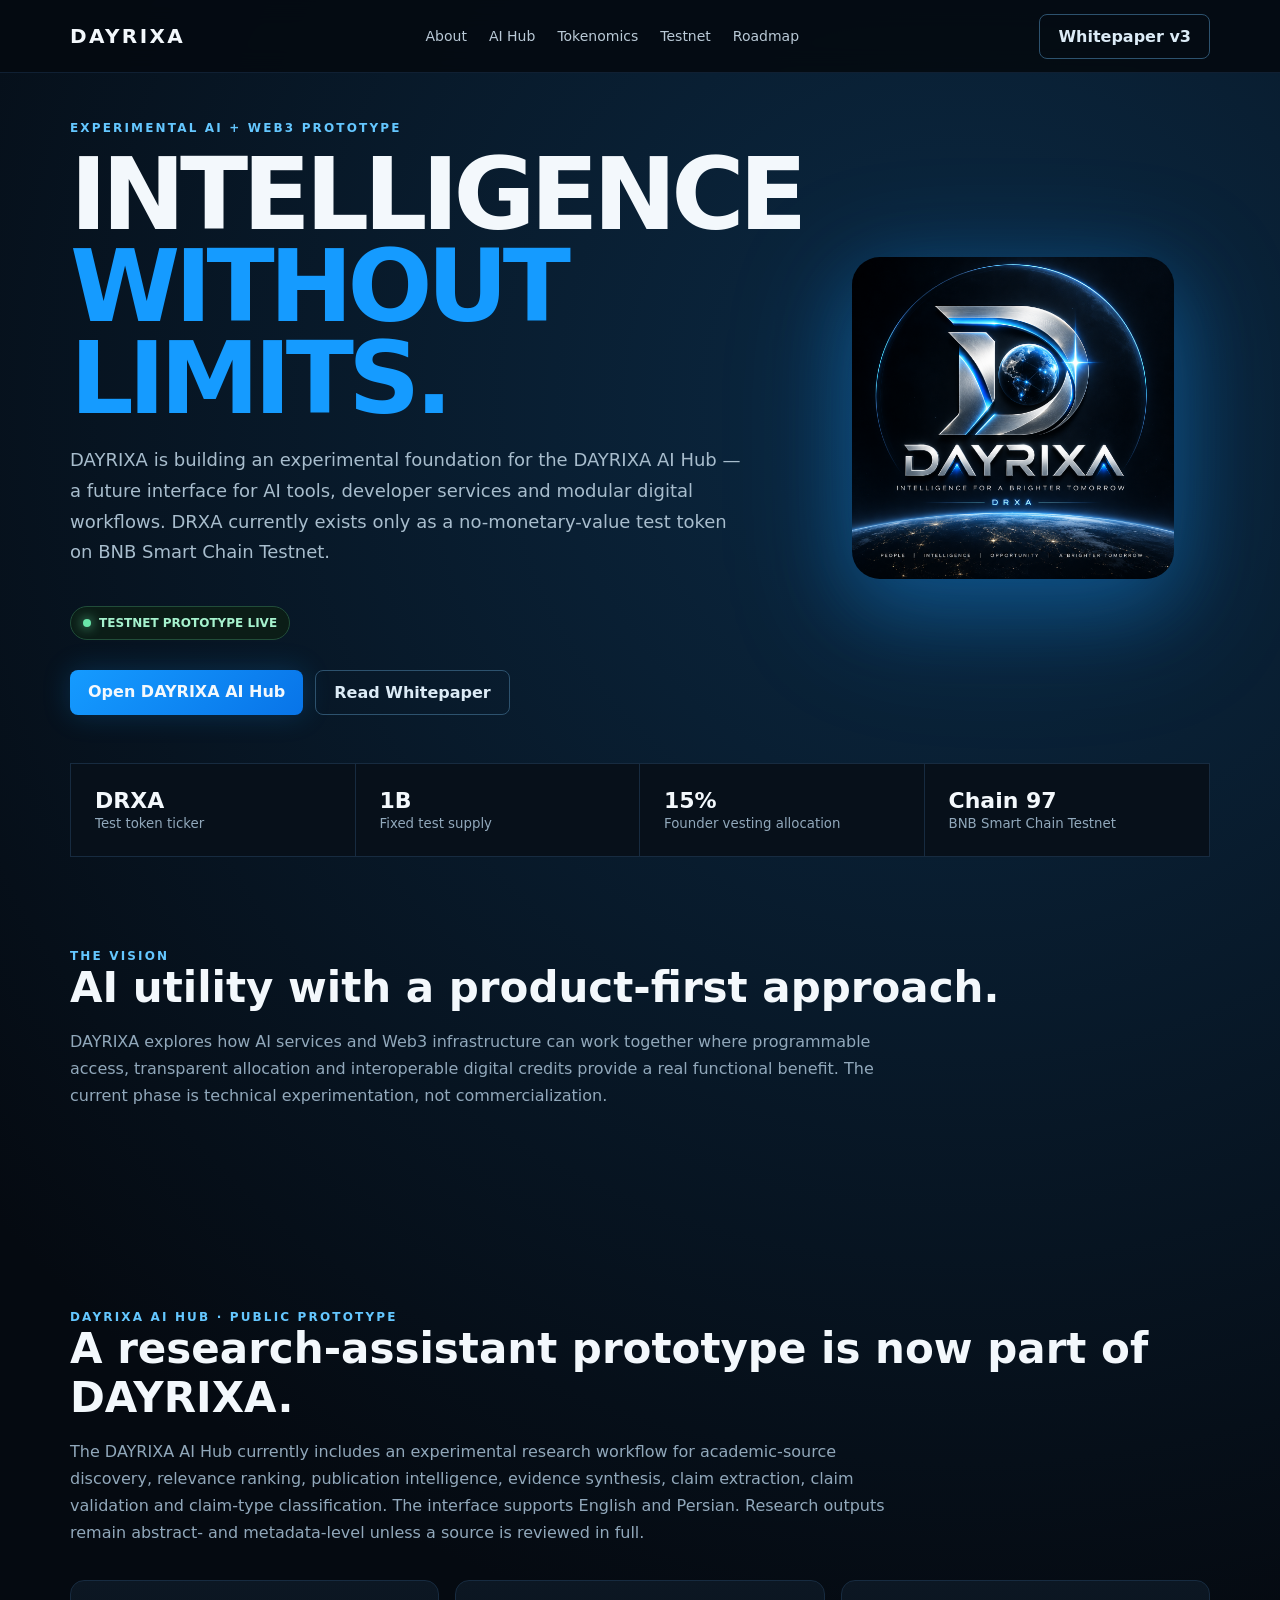
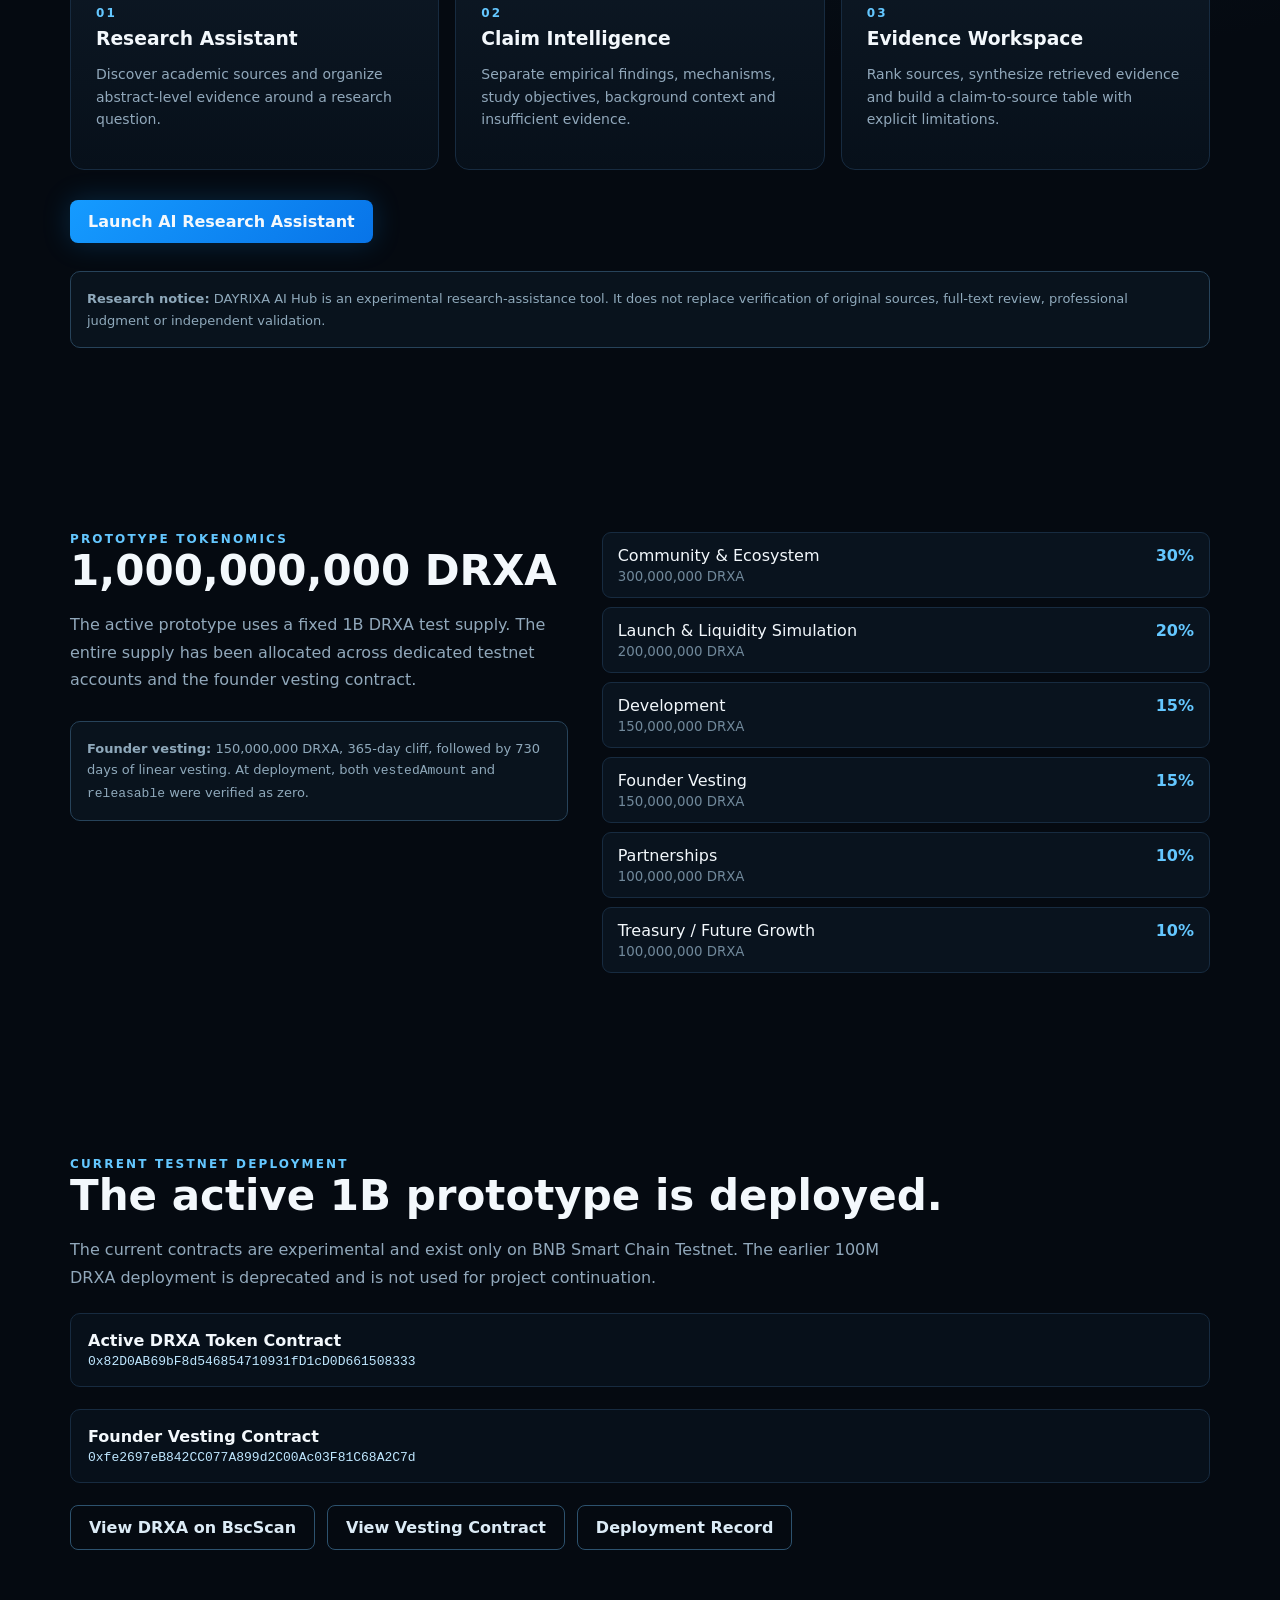
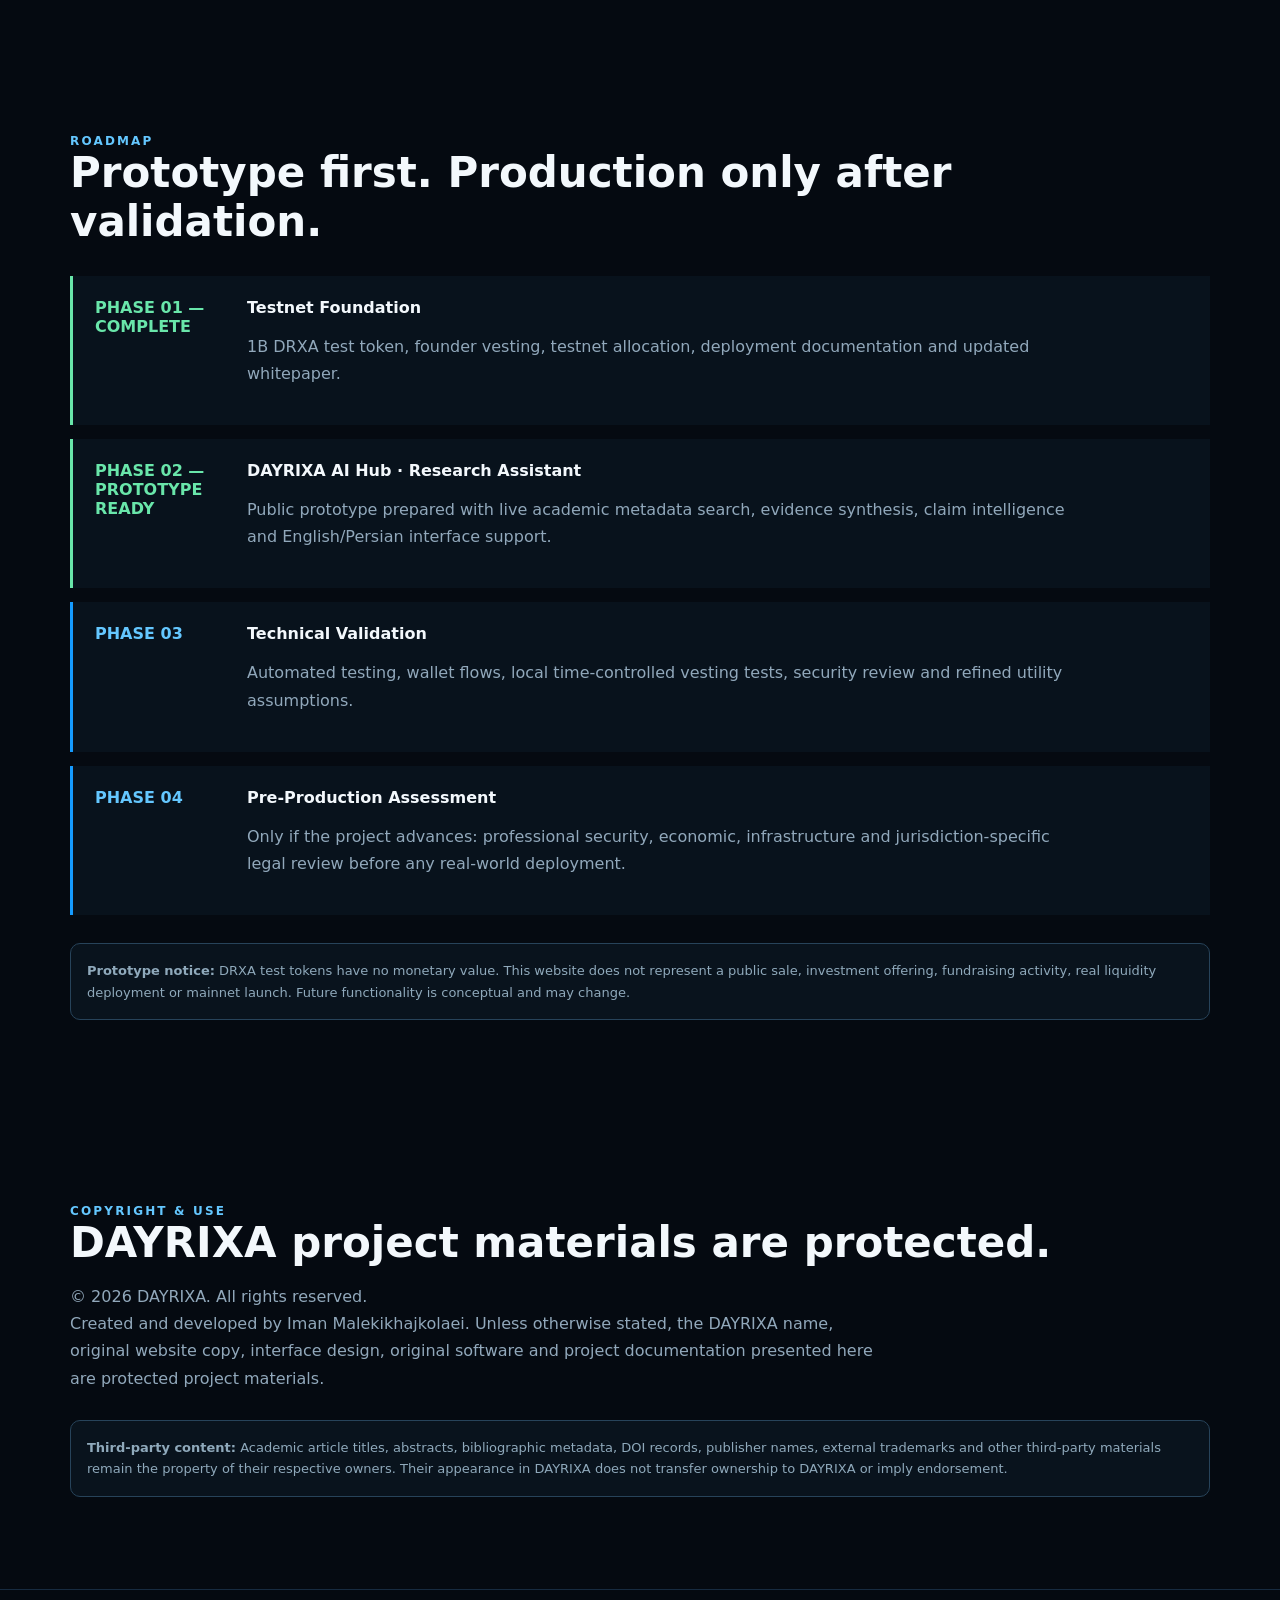
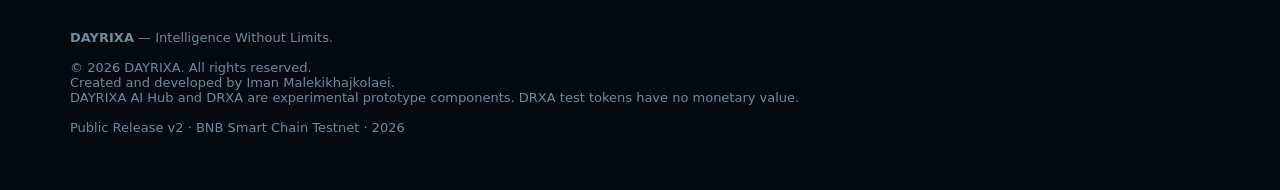
<file: index.html>
<!doctype html>
<html lang="en">
<head>
<meta charset="utf-8">
<meta name="viewport" content="width=device-width,initial-scale=1">
<title>DAYRIXA — Intelligence Without Limits</title>
<meta name="description" content="DAYRIXA is an experimental AI + Web3 project featuring the DAYRIXA AI Hub research-assistant prototype and the no-monetary-value DRXA test token on BNB Smart Chain Testnet.">
<style>
:root{
  --bg:#050a11;--panel:#0b1420;--panel2:#08111b;--line:#172b40;
  --text:#f3f8fc;--muted:#91a8bb;--blue:#159bff;--blue2:#64c7ff;--green:#69e6aa
}
*{box-sizing:border-box}
html{scroll-behavior:smooth}
body{margin:0;font-family:Inter,ui-sans-serif,system-ui,-apple-system,Segoe UI,Arial,sans-serif;
background:radial-gradient(circle at 75% 8%,#0b2943 0,transparent 27%),var(--bg);color:var(--text)}
a{color:inherit;text-decoration:none}
.wrap{width:min(1140px,92%);margin:auto}
nav{position:sticky;top:0;z-index:20;background:#050a11e8;backdrop-filter:blur(12px);border-bottom:1px solid #102033}
nav .wrap{min-height:72px;display:flex;align-items:center;justify-content:space-between;gap:22px}
.brand{font-weight:900;letter-spacing:.12em;font-size:20px}.brand span{color:var(--blue)}
.links{display:flex;gap:22px;color:#b9c9d6;font-size:14px}
.btn{display:inline-block;padding:12px 18px;border-radius:8px;background:linear-gradient(135deg,var(--blue),#0874e8);font-weight:800;box-shadow:0 0 28px #159bff35}
.btn.ghost{background:transparent;border:1px solid #2d526e;box-shadow:none;color:#dcebf6}
.hero{min-height:690px;display:grid;grid-template-columns:1.1fr .9fr;align-items:center;gap:50px}
.eyebrow{color:var(--blue2);text-transform:uppercase;letter-spacing:.18em;font-size:12px;font-weight:800}
.hero h1{font-size:clamp(54px,8vw,100px);line-height:.92;margin:14px 0 20px;letter-spacing:-.055em}
.hero h1 em{font-style:normal;color:var(--blue)}
.hero p{max-width:680px;color:#a8bdcd;font-size:18px;line-height:1.7}
.actions{display:flex;gap:12px;margin-top:30px;flex-wrap:wrap}
.status{display:inline-flex;align-items:center;gap:8px;margin-top:20px;padding:9px 12px;border:1px solid #214d39;border-radius:999px;background:#0b1d17;color:#a6f2ce;font-size:12px;font-weight:800}
.dot{width:8px;height:8px;border-radius:50%;background:var(--green);box-shadow:0 0 12px #69e6aa}
.orb{aspect-ratio:1;border-radius:50%;border:1px solid #2d648b;background:radial-gradient(circle at 42% 35%,#44c1ff 0,#0b70c7 7%,#06121d 36%,#02060a 70%);box-shadow:0 0 80px #159bff35,inset 0 0 60px #159bff30;display:grid;place-items:center}
.coin{width:54%;aspect-ratio:1;border-radius:50%;border:5px solid #7dd4ff;background:radial-gradient(circle at 35% 25%,#224c67,#08121c 62%);box-shadow:0 0 45px #159bff80;display:grid;place-items:center;font-size:clamp(34px,6vw,74px);font-weight:900;color:#8bd8ff}
.stats{display:grid;grid-template-columns:repeat(4,1fr);border:1px solid var(--line);background:#07101a}
.stat{padding:24px;border-right:1px solid var(--line)}.stat:last-child{border:0}
.stat b{display:block;font-size:22px}.stat small{color:var(--muted)}
section{padding:92px 0}.section-title{font-size:42px;margin:0 0 12px}.lead{color:var(--muted);line-height:1.7;max-width:820px}
.cards{display:grid;grid-template-columns:repeat(3,1fr);gap:16px;margin-top:34px}
.card{background:linear-gradient(180deg,#0c1723,#07101a);border:1px solid var(--line);border-radius:14px;padding:25px}
.card h3{margin:8px 0 10px}.card p{color:var(--muted);line-height:1.6;font-size:14px}
.token{display:grid;grid-template-columns:.9fr 1.1fr;gap:34px}.allocation{display:grid;gap:9px}
.row{display:grid;grid-template-columns:1fr auto;gap:14px;padding:13px 15px;border:1px solid var(--line);border-radius:9px;background:#09131e}
.row span:last-child{color:var(--blue2);font-weight:800}.row small{display:block;color:#71899b;margin-top:4px}
.contract{margin-top:22px;padding:17px;border:1px solid var(--line);border-radius:10px;background:#07101a;overflow-wrap:anywhere}
.contract code{font-size:13px;color:#bfe7ff}
.road{display:grid;gap:14px;margin-top:30px}.phase{display:grid;grid-template-columns:130px 1fr;gap:22px;padding:22px;border-left:3px solid var(--blue);background:#08121c}
.phase b{color:var(--blue2)}.phase.done{border-left-color:var(--green)}.phase.done b{color:var(--green)}
.notice{border:1px solid #27435a;background:#09131d;padding:16px;border-radius:10px;color:#8fa9bb;font-size:13px;line-height:1.65;margin-top:28px}
.documents{display:flex;gap:12px;flex-wrap:wrap;margin-top:22px}
footer{padding:40px 0 55px;border-top:1px solid var(--line);color:#71899b;font-size:13px}
@media(max-width:800px){
 .links{display:none}.hero,.token{grid-template-columns:1fr}.hero{padding:70px 0}
 .orb{max-width:480px;margin:auto}.stats{grid-template-columns:1fr 1fr}.stat:nth-child(2){border-right:0}
 .cards{grid-template-columns:1fr}.phase{grid-template-columns:1fr}.section-title{font-size:34px}
}

.hero-logo-wrap{display:flex;align-items:center;justify-content:center}
.hero-logo{
  width:min(100%,560px);
  height:auto;
  display:block;
  border-radius:26px;
  filter:drop-shadow(0 24px 55px rgba(21,155,255,.28));
}
@media(max-width:800px){
  .hero-logo{width:min(90vw,480px)}
}


.nav-logo{width:44px;height:44px;object-fit:cover;border-radius:10px;box-shadow:0 0 18px rgba(21,155,255,.3)}
.brand{display:flex!important;align-items:center;gap:10px}
.brand>span{color:#f3f8fc!important}
.hero-logo-wrap{display:flex;align-items:center;justify-content:center;min-height:420px}
.hero-logo{display:block!important;width:min(100%,560px)!important;height:auto!important;opacity:1!important;visibility:visible!important;border-radius:28px;box-shadow:0 25px 80px rgba(21,155,255,.22)}

</style>
</head>
<body>
<nav>
  <div class="wrap">
    <a class="brand" href="#top">DAYRIXA</a>
    <div class="links">
      <a href="#about">About</a><a href="#hub">AI Hub</a><a href="#tokenomics">Tokenomics</a>
      <a href="#deployment">Testnet</a><a href="#roadmap">Roadmap</a>
    </div>
    <a class="btn ghost" href="DAYRIXA_Whitepaper_v1.pdf">Whitepaper v3</a>
  </div>
</nav>

<main id="top">
<div class="wrap">
  <div class="hero">
    <div>
      <div class="eyebrow">Experimental AI + Web3 Prototype</div>
      <h1>INTELLIGENCE<br><em>WITHOUT LIMITS.</em></h1>
      <p>DAYRIXA is building an experimental foundation for the DAYRIXA AI Hub — a future interface for AI tools, developer services and modular digital workflows. DRXA currently exists only as a no-monetary-value test token on BNB Smart Chain Testnet.</p>
      <div class="status"><span class="dot"></span> TESTNET PROTOTYPE LIVE</div>
      <div class="actions">
        <a class="btn" href="./ai/">Open DAYRIXA AI Hub</a>
        <a class="btn ghost" href="DAYRIXA_Whitepaper_v1.pdf">Read Whitepaper</a>
      </div>
    </div>
    <div class="hero-logo-wrap">
      <img class="hero-logo" src="assets/dayrixa-drxa-logo.png" alt="DAYRIXA DRXA logo">
    </div>
  </div>

  <div class="stats">
    <div class="stat"><b>DRXA</b><small>Test token ticker</small></div>
    <div class="stat"><b>1B</b><small>Fixed test supply</small></div>
    <div class="stat"><b>15%</b><small>Founder vesting allocation</small></div>
    <div class="stat"><b>Chain 97</b><small>BNB Smart Chain Testnet</small></div>
  </div>
</div>

<section id="about"><div class="wrap">
  <div class="eyebrow">The vision</div>
  <h2 class="section-title">AI utility with a product-first approach.</h2>
  <p class="lead">DAYRIXA explores how AI services and Web3 infrastructure can work together where programmable access, transparent allocation and interoperable digital credits provide a real functional benefit. The current phase is technical experimentation, not commercialization.</p>
</div></section>

<section id="hub"><div class="wrap">
  <div class="eyebrow">DAYRIXA AI Hub · Public Prototype</div>
  <h2 class="section-title">A research-assistant prototype is now part of DAYRIXA.</h2>
  <p class="lead">The DAYRIXA AI Hub currently includes an experimental research workflow for academic-source discovery, relevance ranking, publication intelligence, evidence synthesis, claim extraction, claim validation and claim-type classification. The interface supports English and Persian. Research outputs remain abstract- and metadata-level unless a source is reviewed in full.</p>
  <div class="cards">
    <div class="card"><div class="eyebrow">01</div><h3>Research Assistant</h3><p>Discover academic sources and organize abstract-level evidence around a research question.</p></div>
    <div class="card"><div class="eyebrow">02</div><h3>Claim Intelligence</h3><p>Separate empirical findings, mechanisms, study objectives, background context and insufficient evidence.</p></div>
    <div class="card"><div class="eyebrow">03</div><h3>Evidence Workspace</h3><p>Rank sources, synthesize retrieved evidence and build a claim-to-source table with explicit limitations.</p></div>
  </div>
  <div class="actions">
    <a class="btn" href="./ai/">Launch AI Research Assistant</a>
  </div>
  <div class="notice"><b>Research notice:</b> DAYRIXA AI Hub is an experimental research-assistance tool. It does not replace verification of original sources, full-text review, professional judgment or independent validation.</div>
</div></section>

<section id="tokenomics"><div class="wrap token">
  <div>
    <div class="eyebrow">Prototype Tokenomics</div>
    <h2 class="section-title">1,000,000,000 DRXA</h2>
    <p class="lead">The active prototype uses a fixed 1B DRXA test supply. The entire supply has been allocated across dedicated testnet accounts and the founder vesting contract.</p>
    <div class="notice"><b>Founder vesting:</b> 150,000,000 DRXA, 365-day cliff, followed by 730 days of linear vesting. At deployment, both <code>vestedAmount</code> and <code>releasable</code> were verified as zero.</div>
  </div>
  <div class="allocation">
    <div class="row"><span>Community & Ecosystem<small>300,000,000 DRXA</small></span><span>30%</span></div>
    <div class="row"><span>Launch & Liquidity Simulation<small>200,000,000 DRXA</small></span><span>20%</span></div>
    <div class="row"><span>Development<small>150,000,000 DRXA</small></span><span>15%</span></div>
    <div class="row"><span>Founder Vesting<small>150,000,000 DRXA</small></span><span>15%</span></div>
    <div class="row"><span>Partnerships<small>100,000,000 DRXA</small></span><span>10%</span></div>
    <div class="row"><span>Treasury / Future Growth<small>100,000,000 DRXA</small></span><span>10%</span></div>
  </div>
</div></section>

<section id="deployment"><div class="wrap">
  <div class="eyebrow">Current Testnet Deployment</div>
  <h2 class="section-title">The active 1B prototype is deployed.</h2>
  <p class="lead">The current contracts are experimental and exist only on BNB Smart Chain Testnet. The earlier 100M DRXA deployment is deprecated and is not used for project continuation.</p>
  <div class="contract"><b>Active DRXA Token Contract</b><br><code>0x82D0AB69bF8d546854710931fD1cD0D661508333</code></div>
  <div class="contract"><b>Founder Vesting Contract</b><br><code>0xfe2697eB842CC077A899d2C00Ac03F81C68A2C7d</code></div>
  <div class="documents">
    <a class="btn ghost" target="_blank" rel="noopener" href="https://testnet.bscscan.com/address/0x82D0AB69bF8d546854710931fD1cD0D661508333">View DRXA on BscScan</a>
    <a class="btn ghost" target="_blank" rel="noopener" href="https://testnet.bscscan.com/address/0xfe2697eB842CC077A899d2C00Ac03F81C68A2C7d">View Vesting Contract</a>
    <a class="btn ghost" href="DAYRIXA_Testnet_Deployment_Record_v1.pdf">Deployment Record</a>
  </div>
</div></section>

<section id="roadmap"><div class="wrap">
  <div class="eyebrow">Roadmap</div>
  <h2 class="section-title">Prototype first. Production only after validation.</h2>
  <div class="road">
    <div class="phase done"><b>PHASE 01 — COMPLETE</b><div><strong>Testnet Foundation</strong><p class="lead">1B DRXA test token, founder vesting, testnet allocation, deployment documentation and updated whitepaper.</p></div></div>
    <div class="phase done"><b>PHASE 02 — PROTOTYPE READY</b><div><strong>DAYRIXA AI Hub · Research Assistant</strong><p class="lead">Public prototype prepared with live academic metadata search, evidence synthesis, claim intelligence and English/Persian interface support.</p></div></div>
    <div class="phase"><b>PHASE 03</b><div><strong>Technical Validation</strong><p class="lead">Automated testing, wallet flows, local time-controlled vesting tests, security review and refined utility assumptions.</p></div></div>
    <div class="phase"><b>PHASE 04</b><div><strong>Pre-Production Assessment</strong><p class="lead">Only if the project advances: professional security, economic, infrastructure and jurisdiction-specific legal review before any real-world deployment.</p></div></div>
  </div>
  <div class="notice"><b>Prototype notice:</b> DRXA test tokens have no monetary value. This website does not represent a public sale, investment offering, fundraising activity, real liquidity deployment or mainnet launch. Future functionality is conceptual and may change.</div>
</div></section>

<section id="rights"><div class="wrap">
  <div class="eyebrow">Copyright & Use</div>
  <h2 class="section-title">DAYRIXA project materials are protected.</h2>
  <p class="lead">© 2026 DAYRIXA. All rights reserved.<br>Created and developed by Iman Malekikhajkolaei. Unless otherwise stated, the DAYRIXA name, original website copy, interface design, original software and project documentation presented here are protected project materials.</p>
  <div class="notice"><b>Third-party content:</b> Academic article titles, abstracts, bibliographic metadata, DOI records, publisher names, external trademarks and other third-party materials remain the property of their respective owners. Their appearance in DAYRIXA does not transfer ownership to DAYRIXA or imply endorsement.</div>
</div></section>

</main>

<footer><div class="wrap">
  <strong>DAYRIXA</strong> — Intelligence Without Limits.<br><br>
  © 2026 DAYRIXA. All rights reserved.<br>Created and developed by Iman Malekikhajkolaei.<br>
  DAYRIXA AI Hub and DRXA are experimental prototype components. DRXA test tokens have no monetary value.<br><br>
  Public Release v2 · BNB Smart Chain Testnet · 2026
</div></footer>
</body>
</html>
</file>
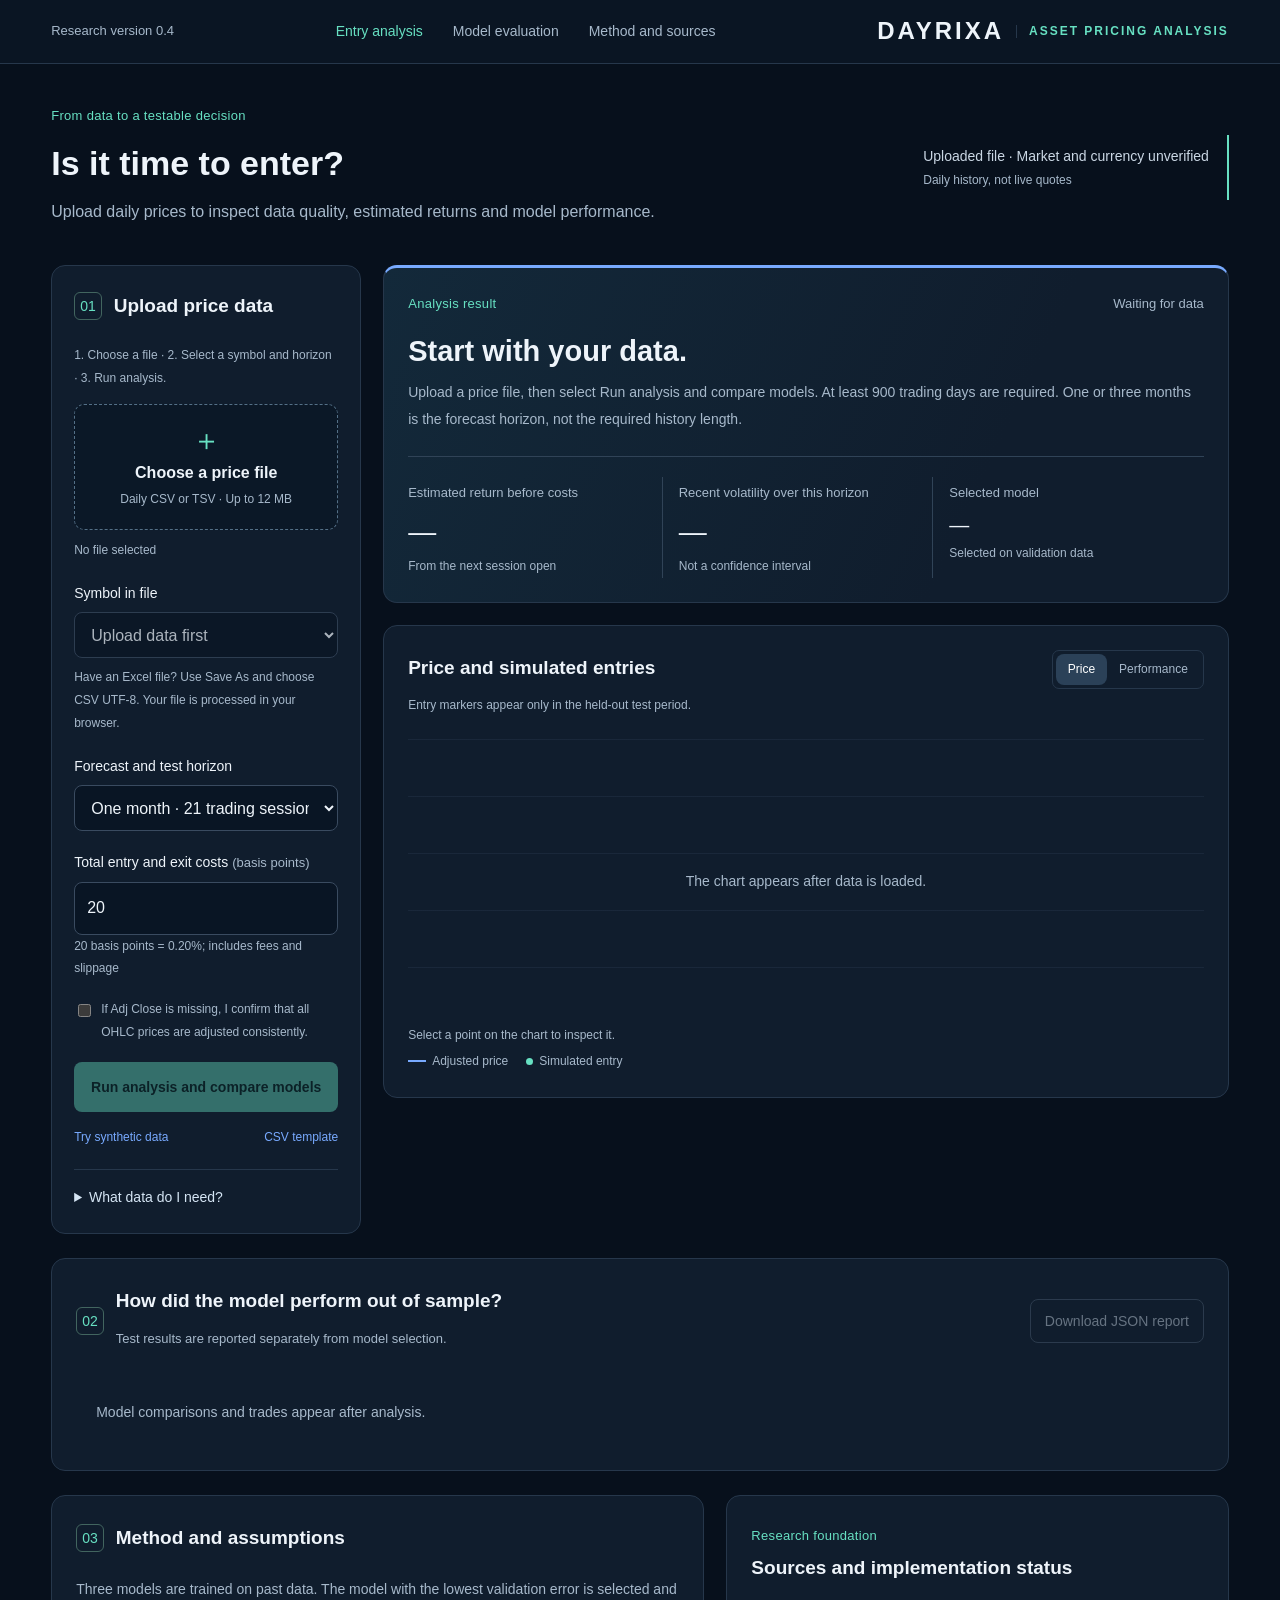
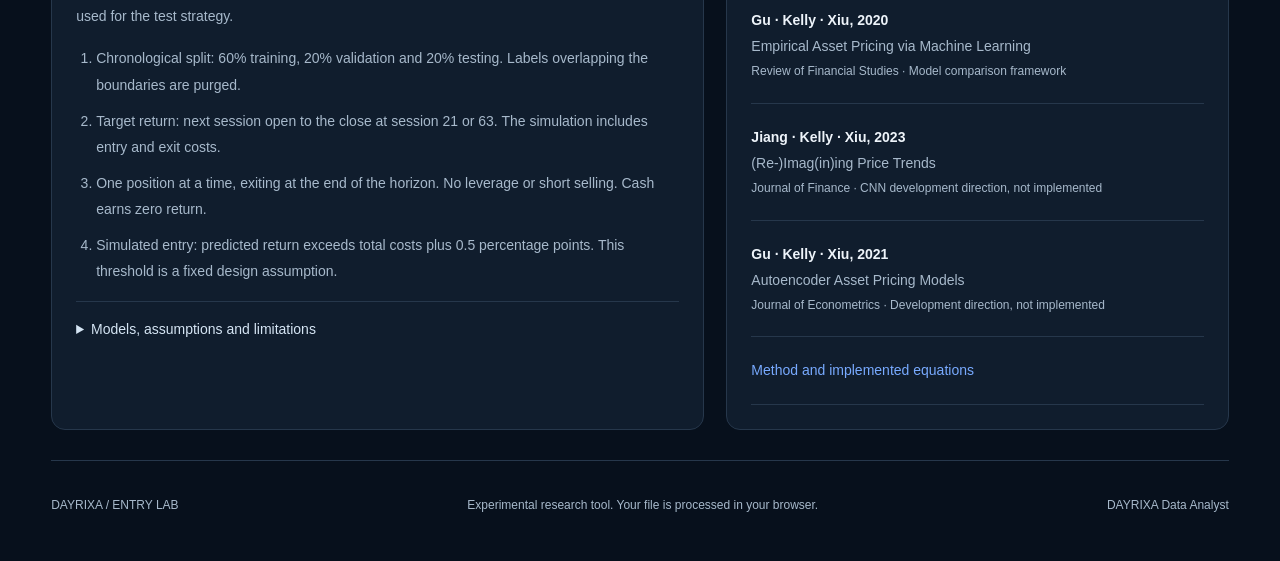
<file: ai/entry/index.html>
<!doctype html><html lang="en" dir="ltr"><head><meta charset="utf-8"><meta name="viewport" content="width=device-width,initial-scale=1"><title>DAYRIXA | Asset Pricing Analysis</title><meta name="description" content="Compare return forecasts, time-based tests and entry conditions using your own data."><link rel="icon" href="data:image/svg+xml,%3Csvg xmlns='http://www.w3.org/2000/svg' viewBox='0 0 32 32'%3E%3Crect width='32' height='32' rx='8' fill='%230b1728'/%3E%3Cpath d='M8 23V9h6c12 0 12 14 0 14z' fill='none' stroke='%2355dbc2' stroke-width='3'/%3E%3C/svg%3E"><link rel="stylesheet" href="style.css"></head><body>
<header><a class="wordmark" href="../../">DAYRIXA<span>ASSET PRICING ANALYSIS</span></a><nav aria-label="Tool sections"><a class="active" href="#workspace">Entry analysis</a><a href="#evaluation">Model evaluation</a><a href="#method">Method and sources</a></nav><span class="version">Research version 0.4</span></header>
<main><div class="heading"><div><span class="eyebrow">From data to a testable decision</span><h1>Is it time to enter?</h1><p>Upload daily prices to inspect data quality, estimated returns and model performance.</p></div><div class="private-note"><span id="marketIdentity">Uploaded file · Market and currency unverified</span><br><small>Daily history, not live quotes</small></div></div>
<section class="workspace" id="workspace">
<aside class="panel inputs"><div class="section-title"><span class="step">01</span><h2>Upload price data</h2></div>
<div id="fileSection"><p class="input-help">1. Choose a file · 2. Select a symbol and horizon · 3. Run analysis.</p>
<label class="upload" for="file"><span class="upload-icon">＋</span><strong>Choose a price file</strong><span>Daily CSV or TSV · Up to 12 MB</span><input id="file" type="file" accept=".csv,.tsv,text/csv,text/tab-separated-values"></label>
<div id="fileInfo" class="file-info">No file selected</div>
<label for="symbol">Symbol in file</label><select id="symbol" disabled><option>Upload data first</option></select>
<div id="dataQuality" class="input-help" role="status" aria-live="polite" hidden></div></div>
<p class="input-help">Have an Excel file? Use Save As and choose CSV UTF-8. Your file is processed in your browser.</p>
<label for="horizon">Forecast and test horizon</label><select id="horizon"><option value="21">One month · 21 trading sessions</option><option value="63">Three months · 63 trading sessions</option></select>
<label for="cost">Total entry and exit costs <span class="muted">(basis points)</span></label><input id="cost" type="number" value="20" min="0" max="200" step="1"><small>20 basis points = 0.20%; includes fees and slippage</small>
<label class="checkbox"><input type="checkbox" id="adjusted"> If Adj Close is missing, I confirm that all OHLC prices are adjusted consistently.</label>
<button id="run" class="primary" disabled>Run analysis and compare models</button><button id="cancel" class="secondary" hidden>Cancel analysis</button>
<div id="progress" role="status" aria-live="polite"></div><div id="error" class="error" role="alert" hidden></div>
<div class="minor-actions"><button id="demo" class="linkbutton">Try synthetic data</button><button id="template" class="linkbutton">CSV template</button></div>
<details><summary>What data do I need?</summary><p>At least 900 daily rows per stock; several years of history are preferable. Required columns: Date, Open, High, Low, Close, Volume. Use YYYY-MM-DD dates and standard numeric digits.</p><p>Adj Close supports price adjustment; Symbol supports files containing multiple stocks. Each symbol is trained separately. This version has no pretrained model for short files. CSV processing stays on your device.</p></details><details id="onlineSection" hidden><summary>Yahoo download · Limited access</summary><p class="input-help">Yahoo restricted automated downloads in the latest test. Use a file for now.</p><div class="market-inputs"><label for="marketQuery">Symbol or company name</label><input id="marketQuery" type="text" value="RY" maxlength="80" dir="ltr" placeholder="RY / Royal Bank" autocomplete="off"><label for="exchange">Exchange for symbols without a suffix</label><select id="exchange"><option value="TO">TSX · .TO</option><option value="V">TSX Venture · .V</option><option value="NE">Cboe Canada · .NE</option><option value="CN">CSE · .CN</option></select><button id="searchMarket" class="secondary">Search Canadian listings</button><label for="marketResults">Search results</label><select id="marketResults"><option value="">Entered symbol and selected exchange</option></select><p class="input-help">An exact symbol such as RY.TO does not require a name search. Online listings must trade in Canada in CAD.</p><button id="fetchMarket" class="primary">Download history and analyze</button><button id="cancelMarket" class="secondary" hidden>Cancel download</button><div id="marketStatus" role="status" aria-live="polite"></div><div id="marketError" class="error" role="alert" hidden></div><div id="instrument" class="instrument" hidden></div><p class="input-help">Up to 10 years of Yahoo Finance history. Access may be restricted. You can upload your own file instead.</p></div>
</details></aside>
<div class="results"><section id="decision" class="panel decision empty" aria-live="polite"><div class="decision-top"><span class="eyebrow">Analysis result</span><span id="asof" class="muted">Waiting for data</span></div><h2 id="decisionTitle">Start with your data.</h2><p id="decisionReason">Upload a price file, then select Run analysis and compare models. At least 900 trading days are required. One or three months is the forecast horizon, not the required history length.</p><div class="stats"><div><span>Estimated return before costs</span><strong id="pred">—</strong><small>From the next session open</small></div><div><span>Recent volatility over this horizon</span><strong id="risk">—</strong><small>Not a confidence interval</small></div><div><span>Selected model</span><strong id="model">—</strong><small>Selected on validation data</small></div></div></section>
<section class="panel chart-panel"><div class="chart-heading"><div><h2 id="chartTitle">Price and simulated entries</h2><p id="chartSub">Entry markers appear only in the held-out test period.</p></div><div class="segmented"><button class="selected" data-chart="price">Price</button><button data-chart="equity">Performance</button></div></div><div id="chart" class="chart" role="img" aria-label="Price chart; no data loaded"><div class="chart-empty">The chart appears after data is loaded.</div></div><div id="chartDetail" class="chart-detail" aria-live="polite">Select a point on the chart to inspect it.</div><div class="legend"><span><i class="line"></i> <span id="legendMain">Adjusted price</span></span><span id="legendEntries"><i class="dot"></i> Simulated entry</span><span id="legendBH" hidden><i class="line grey"></i> Buy and hold</span></div></section></div></section>
<section id="evaluation" class="panel evaluation"><div class="section-title"><span class="step">02</span><div><h2>How did the model perform out of sample?</h2><p>Test results are reported separately from model selection.</p></div><button id="export" class="secondary" disabled>Download JSON report</button></div><div id="evalEmpty" class="empty-note">Model comparisons and trades appear after analysis.</div><div id="evalContent" hidden><div id="metrics" class="metric-grid"></div><div class="table-wrap"><table><thead><tr><th>Model</th><th>Validation error</th><th>Test error</th><th>Improvement over historical mean</th><th>Selection</th></tr></thead><tbody id="modelRows"></tbody></table></div><p class="muted">Errors are RMSE in return percentage points. Negative improvement means forecasts performed worse than the historical mean benchmark.</p><div id="split" class="split"></div><details><summary>Test-period trades</summary><div class="table-wrap"><table><thead><tr><th>Entry</th><th>Exit</th><th>Predicted return</th><th>Realized net return</th></tr></thead><tbody id="tradeRows"></tbody></table></div></details></div></section>
<section id="method" class="method-grid"><div class="panel"><div class="section-title"><span class="step">03</span><h2>Method and assumptions</h2></div><p>Three models are trained on past data. The model with the lowest validation error is selected and used for the test strategy.</p><ol><li>Chronological split: 60% training, 20% validation and 20% testing. Labels overlapping the boundaries are purged.</li><li>Target return: next session open to the close at session 21 or 63. The simulation includes entry and exit costs.</li><li>One position at a time, exiting at the end of the horizon. No leverage or short selling. Cash earns zero return.</li><li>Simulated entry: predicted return exceeds total costs plus 0.5 percentage points. This threshold is a fixed design assumption.</li></ol><details><summary>Models, assumptions and limitations</summary><p>Ridge penalty: 0.1. Gradient boosting: 70 decision stumps, learning rate 0.06. Neural network: one layer of 8 tanh units with L2 regularization. Features: 5-, 20- and 60-session returns, 20- and 60-session volatility, relative volume, daily range, intraday return, overnight gap and distance from the 20-session mean.</p><p>This research implementation adapts model families discussed by Gu, Kelly and Xiu; it does not reproduce the paper. A broad company panel, fundamentals, CNN and a general pretrained model are not implemented.</p><p>Passing the initial screen requires positive forecast improvement, positive test return above buy and hold, at least 12 trades, and horizon volatility no higher than 15%. These are design rules, not statistical significance tests or guarantees of future performance.</p><p>Volatility uses square-root-of-time scaling, assuming stable volatility and no autocorrelation. Overlapping returns mean forecast counts are not independent observation counts. Adjusted prices produce adjusted returns; taxes and account-currency risk are excluded.</p><p>For the latest forecast, the selected model is refitted using all samples with completed returns. Historical testing uses the fixed model fitted before the test period. Changing settings after viewing the test makes that period development data.</p></details></div>
<div class="panel references"><span class="eyebrow">Research foundation</span><h2>Sources and implementation status</h2><a href="https://doi.org/10.1093/rfs/hhaa009" target="_blank" rel="noopener"><b>Gu · Kelly · Xiu, 2020</b><span>Empirical Asset Pricing via Machine Learning</span><small>Review of Financial Studies · Model comparison framework</small></a><a href="https://doi.org/10.1111/jofi.13268" target="_blank" rel="noopener"><b>Jiang · Kelly · Xiu, 2023</b><span>(Re-)Imag(in)ing Price Trends</span><small>Journal of Finance · CNN development direction, not implemented</small></a><a href="https://doi.org/10.1016/j.jeconom.2020.07.009" target="_blank" rel="noopener"><b>Gu · Kelly · Xiu, 2021</b><span>Autoencoder Asset Pricing Models</span><small>Journal of Econometrics · Development direction, not implemented</small></a><a class="doc-link" href="METHOD.md">Method and implemented equations</a></div></section>
<footer><span dir="ltr">DAYRIXA / ENTRY LAB</span><p>Experimental research tool. Your file is processed in your browser.</p><a href="../">DAYRIXA Data Analyst</a></footer></main><script>window.DAYRIXA_OFFLINE=true;</script><script src="engine.js?v=04en"></script><script src="app.js?v=04en"></script></body></html>
</file>
<file: ai/entry/style.css>
:root{color-scheme:dark;--bg:#07101c;--surface:#101d2d;--border:#26374b;--ink:#eef4fa;--muted:#a7b9cb;--accent:#67e0c2;--blue:#78aaff;--amber:#f4cc7b}*{box-sizing:border-box}html{scroll-behavior:smooth;scroll-padding-top:90px}body{margin:0;background:var(--bg);color:var(--ink);font:16px/1.9 Tahoma,Arial,sans-serif}button,input,select{font:inherit}a{color:inherit;text-decoration:none}a:hover{color:var(--accent)}header{padding:18px 4%;display:flex;align-items:center;justify-content:space-between;border-bottom:1px solid var(--border);gap:24px;background:#0a1523;flex-direction:row-reverse}.wordmark{font:bold 24px/1.1 Arial,sans-serif;letter-spacing:3px;display:flex;align-items:center;gap:12px;direction:ltr}.wordmark span{font-size:12px;letter-spacing:2px;color:var(--accent);border-left:1px solid var(--border);padding-left:12px}nav{display:flex;gap:30px;font-size:14px}nav a{color:var(--muted)}nav .active{color:var(--accent)}.version{color:var(--muted);font-size:13px}main{max-width:1440px;margin:auto;padding:36px 4%}.heading{display:flex;justify-content:space-between;align-items:center;gap:24px;margin-bottom:30px}.eyebrow{color:var(--accent);font-size:13px;letter-spacing:.3px}h1{font-size:34px;line-height:1.5;margin:8px 0}h2{font-size:19px;margin:0;font-weight:600}p{color:var(--muted);margin:8px 0}small{font-size:12px;color:var(--muted);display:block}.private-note{font-size:14px;color:#cad7e4;border-right:2px solid var(--accent);padding:8px 18px}.workspace{display:grid;grid-template-columns:310px minmax(0,1fr);gap:22px;align-items:start}.panel{background:var(--surface);border:1px solid var(--border);border-radius:14px;padding:24px}.section-title{display:flex;align-items:center;gap:12px;margin-bottom:20px}.step{font:14px Arial;color:var(--accent);border:1px solid #42655f;border-radius:6px;padding:5px}.inputs{padding:22px}.inputs label:not(.upload):not(.checkbox){display:block;margin:18px 0 6px;font-size:14px}input[type=number],select{width:100%;background:#091524;border:1px solid #3a4b60;color:var(--ink);border-radius:8px;padding:10px 12px;min-height:46px;outline:none}input:focus,select:focus,button:focus-visible,a:focus-visible,summary:focus-visible{outline:2px solid var(--accent);outline-offset:3px}.upload{position:relative;border:1px dashed #547087;border-radius:10px;background:#0b1827;display:flex;flex-direction:column;align-items:center;text-align:center;padding:18px 10px;cursor:pointer}.upload:focus-within{outline:2px solid var(--accent)}.upload:hover{border-color:var(--accent);background:#112b33}.upload-icon{font-size:29px;color:var(--accent);line-height:1.2}.upload strong{font-size:16px}.upload span:last-of-type{font-size:12px;color:var(--muted)}.upload input{position:absolute;width:100%;height:100%;opacity:0;inset:0;cursor:pointer}.file-info{font-size:12px;margin-top:9px;color:var(--muted);overflow-wrap:anywhere}.checkbox{font-size:12px;color:var(--muted);display:flex;align-items:flex-start;gap:7px;margin:18px 0}.checkbox input{accent-color:var(--accent);margin-top:6px;flex:none}button{cursor:pointer;border:0;border-radius:8px;transition:background .15s}button:disabled{opacity:.42;cursor:not-allowed}.primary{width:100%;background:var(--accent);color:#06281f;padding:12px;font-weight:bold;font-size:14px}.primary:hover:not(:disabled){background:#9df0d9}.secondary{border:1px solid #526479;color:#dce9f6;background:transparent;padding:8px 14px;font-size:14px}#cancel{width:100%;margin-top:10px}.minor-actions{display:flex;justify-content:space-between;gap:8px;margin-top:10px}.linkbutton{padding:4px 0;background:none;color:var(--blue);font-size:12px}details{border-top:1px solid var(--border);padding-top:14px;margin-top:16px}summary{font-size:14px;cursor:pointer;color:#d5e5f4}details p,details li{font-size:14px}.results{min-width:0;display:grid;gap:22px}.decision{position:relative;overflow:hidden;border-top:3px solid var(--blue);background:linear-gradient(115deg,#13293a,#101d2d 70%)}.decision-top{display:flex;justify-content:space-between;gap:12px;font-size:13px}.decision h2{font-size:29px;margin-top:15px}.decision p{font-size:14px;min-height:30px}.decision.enter{border-top-color:var(--accent)}.decision.enter h2{color:var(--accent)}.decision.avoid{border-top-color:#fb9a9e}.decision.avoid h2{color:#fb9a9e}.decision.wait,.decision.demo,.decision.invalid{border-top-color:var(--amber)}.decision.wait h2,.decision.demo h2,.decision.invalid h2{color:var(--amber)}.stats{display:grid;grid-template-columns:repeat(3,1fr);gap:16px;margin-top:24px;padding-top:20px;border-top:1px solid #304357}.stats>div{border-left:1px solid #304357}.stats>div:last-child{border:0}.stats span{font-size:13px;color:var(--muted)}.stats strong{display:block;font:28px/1.7 Arial;direction:ltr;text-align:right;font-variant-numeric:tabular-nums}.stats strong#model{font-size:20px}.muted{color:var(--muted);font-size:13px}.chart-heading{display:flex;align-items:flex-start;justify-content:space-between;gap:12px}.chart-heading p{font-size:12px}.segmented{display:flex;flex:none;border:1px solid var(--border);border-radius:7px;padding:3px}.segmented button{color:var(--muted);background:none;padding:4px 12px;font-size:12px}.segmented .selected{background:#2b4158;color:#fff}.chart{width:100%;height:285px;direction:ltr;position:relative;margin-top:14px}.chart svg{width:100%;height:100%;display:block;overflow:visible;touch-action:pan-y}.chart-empty{height:100%;display:grid;place-items:center;text-align:center;font-size:14px;color:var(--muted);background:repeating-linear-gradient(0deg,transparent,transparent 56px,#233247 57px)}.chart-detail{font-size:12px;color:var(--muted);min-height:26px;overflow-wrap:anywhere}.legend{display:flex;gap:18px;flex-wrap:wrap;font-size:12px;color:var(--muted)}.legend>span{display:flex;align-items:center;gap:6px}.line{width:18px;height:2px;background:var(--blue);display:inline-block}.grey{background:#8e9bab}.dot{width:7px;height:7px;background:var(--accent);border-radius:100%;display:inline-block}.evaluation{margin-top:24px}.evaluation .section-title>button{margin-right:auto}.evaluation .section-title p{font-size:13px}.metric-grid{display:grid;grid-template-columns:repeat(4,1fr);gap:14px;margin-bottom:26px}.metric-grid>div{border:1px solid var(--border);background:#0b1726;padding:16px;border-radius:9px}.metric-grid span{font-size:13px;color:var(--muted)}.metric-grid strong{font:26px/1.7 Arial;display:block;direction:ltr;text-align:right}.table-wrap{overflow:auto}table{width:100%;border-collapse:collapse;font-size:14px;white-space:nowrap}th{text-align:right;color:var(--muted);font-size:12px;font-weight:normal;background:#0c1827}th,td{padding:13px 16px;border-bottom:1px solid var(--border)}td.num{direction:ltr;text-align:right;font-family:Arial}.chosen{background:#17362f;color:var(--accent);padding:4px 8px;border-radius:4px;font-size:12px}.split{display:flex;flex-wrap:wrap;gap:10px;margin:20px 0}.split>div{flex:1;min-width:180px;padding:12px;border-top:3px solid #5086aa;background:#0c1929;font-size:13px}.split>div:nth-child(2){border-color:var(--amber)}.split>div:nth-child(3){border-color:var(--accent)}.split small{direction:ltr;text-align:right}.method-grid{display:grid;grid-template-columns:1.3fr 1fr;gap:22px;margin-top:24px}.method-grid p,.method-grid li{font-size:14px}.method-grid ol{padding-right:20px;color:var(--muted)}.method-grid li{margin:9px 0}.references>a{display:flex;flex-direction:column;direction:ltr;text-align:left;padding:20px 0;border-bottom:1px solid var(--border);font-size:14px}.references a span{color:var(--muted)}.references .doc-link{direction:rtl;color:var(--blue);text-align:right;font-size:14px}footer{display:flex;justify-content:space-between;align-items:center;gap:22px;margin-top:30px;padding-top:25px;border-top:1px solid var(--border);font-size:12px;color:var(--muted)}footer p{font-size:12px;max-width:500px}#progress{font-size:13px;color:var(--accent);margin-top:10px}.error{font-size:14px;color:#ffbac0;background:#47242e;padding:12px;border-radius:8px;margin-top:10px}.empty-note{padding:20px;color:var(--muted);font-size:14px}[hidden]{display:none!important}
@media(max-width:1000px){.workspace{grid-template-columns:280px minmax(0,1fr)}.panel{padding:18px}header nav{gap:16px}.version{display:none}.stats{gap:8px}.stats strong{font-size:23px}.stats small{font-size:12px}.method-grid{grid-template-columns:1fr}.metric-grid{grid-template-columns:repeat(2,1fr)}}@media(max-width:720px){header{padding:18px 5%;flex-wrap:wrap;gap:18px}.wordmark{font-size:22px}header nav{width:100%;justify-content:space-between;order:2}.heading{display:block}.private-note{display:none}main{padding:25px 5%}.heading h1{font-size:29px}.heading p{font-size:14px}.workspace{grid-template-columns:1fr}.upload{padding:14px}.chart-heading{display:block}.segmented{margin-top:10px;width:max-content}.decision h2{font-size:25px}.stats{grid-template-columns:1fr 1fr}.stats>div:last-child{grid-column:1/-1;border-top:1px solid var(--border);padding-top:10px}.chart{height:230px}.evaluation .section-title{flex-wrap:wrap}.evaluation .section-title>button{margin:0}.metric-grid{gap:8px}.metric-grid>div{padding:10px}footer{flex-direction:column;align-items:flex-start;gap:5px}.split{display:block}.split>div{margin-top:10px}}@media(prefers-reduced-motion:reduce){html{scroll-behavior:auto}*{transition:none!important}}

.market-inputs{padding-bottom:10px}.market-inputs>button{margin-top:12px;width:100%}input[type=text]{width:100%;background:#091524;border:1px solid #3a4b60;color:var(--ink);border-radius:8px;padding:10px 12px;min-height:46px;outline:none}.input-help{font-size:12px;line-height:1.9}#marketStatus{font-size:13px;color:var(--accent);margin-top:10px}.instrument{background:#102d2c;border:1px solid #2f675c;padding:12px;border-radius:8px;margin-top:12px;font-size:13px}.instrument b{display:block;color:var(--accent);direction:ltr;text-align:right}.instrument small{color:#bdd5d2}#fileSection .upload{margin-top:14px}#marketResults{font-size:13px}/* English layout */
html[lang="en"] body{font-family:Arial,Helvetica,sans-serif}
html[lang="en"] .stats strong,html[lang="en"] .metric-grid strong,html[lang="en"] th,html[lang="en"] .split small,html[lang="en"] .instrument b{text-align:left}
html[lang="en"] .stats>div{border-left:0;border-right:1px solid #304357}
html[lang="en"] .stats>div:last-child{border:0}
html[lang="en"] .evaluation .section-title>button{margin-right:0;margin-left:auto}
html[lang="en"] .method-grid ol{padding-right:0;padding-left:20px}
html[lang="en"] .references .doc-link{direction:ltr;text-align:left}
html[lang="en"] .decision h2{font-size:clamp(22px,2.3vw,29px);line-height:1.35}
</file>
